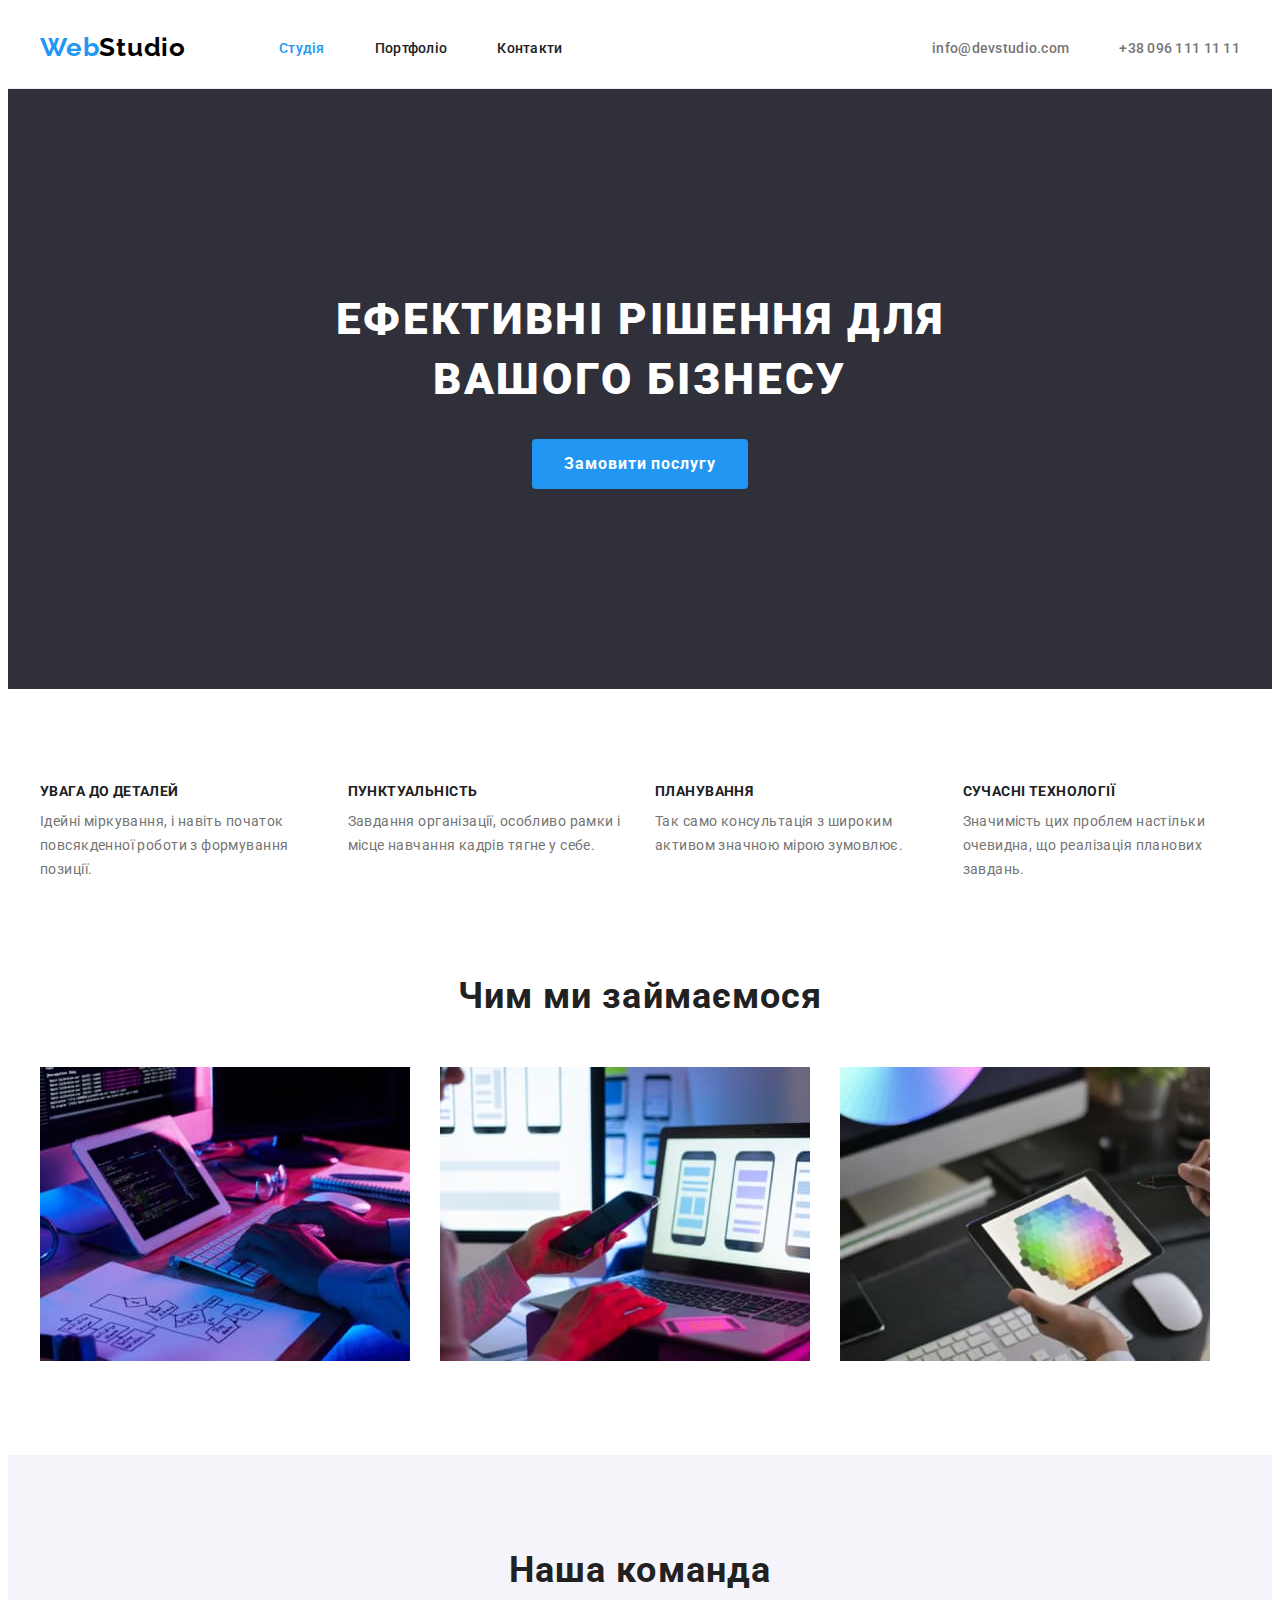
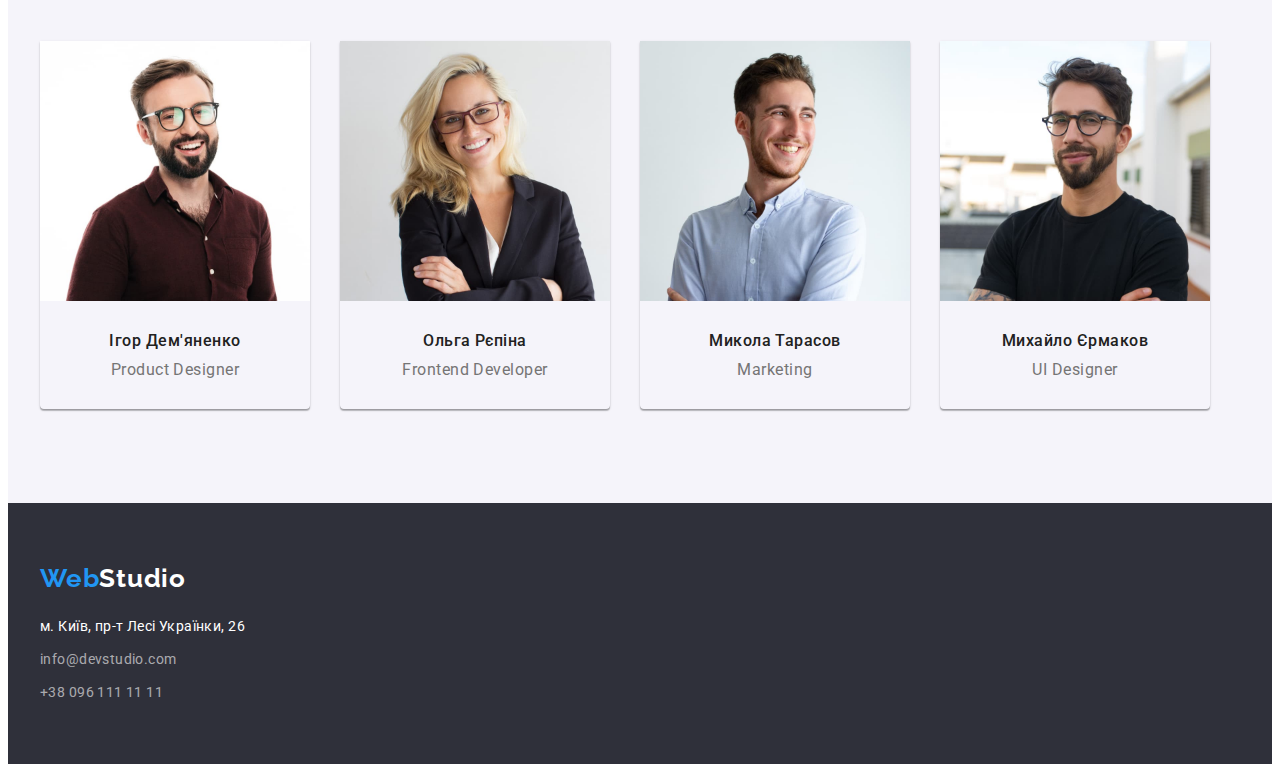
<file: index.html>
<!DOCTYPE html>
<html lang="uk">
  <head>
    <meta charset="UTF-8" />
    <meta http-equiv="X-UA-Compatible" content="IE=edge" />
    <meta name="viewport" content="width=device-width, initial-scale=1.0" />
    <!-- Шрифти -->
    <link rel="preconnect" href="https://fonts.googleapis.com" />
    <link rel="preconnect" href="https://fonts.gstatic.com" crossorigin />
    <link
      href="https://fonts.googleapis.com/css2?family=Raleway:wght@700&family=Roboto:wght@400;500;700;900&display=swap"
      rel="stylesheet"
    />
    <!-- Нормалізація вбудованих налаштувань браузера -->
    <link
      rel="stylesheet"
      href="https://cdnjs.cloudflare.com/ajax/libs/modern-normalize/1.1.0/modern-normalize.min.css"
      integrity="sha512-wpPYUAdjBVSE4KJnH1VR1HeZfpl1ub8YT/NKx4PuQ5NmX2tKuGu6U/JRp5y+Y8XG2tV+wKQpNHVUX03MfMFn9Q=="
      crossorigin="anonymous"
      referrerpolicy="no-referrer"
    />
    <!-- Стилі -->
    <link rel="stylesheet" href="./css/styles.css" />
    <title>Студія</title>
  </head>
  <body class="page">
    <!-- Верхня лінія -->
    <header class="header">
      <div class="container top-line">
        <nav class="nav">
          <a class="logo logo-top link" href="./index.html"
            ><span class="logo-blue">Web</span>Studio</a
          >
          <ul class="nav-list list">
            <li class="nav-list-item">
              <a class="nav-list-link link active" href="./index.html"
                >Студія</a
              >
            </li>
            <li class="nav-list-item">
              <a class="nav-list-link link" href="./portfolio.html"
                >Портфоліо</a
              >
            </li>
            <li class="nav-list-item">
              <a class="nav-list-link link" href="">Контакти</a>
            </li>
          </ul>
        </nav>
        <ul class="contacts-list list">
          <li class="contacts-list-item">
            <a class="contacts-list-link link" href="mailto:info@devstudio.com"
              >info@devstudio.com</a
            >
          </li>
          <li class="contacts-list-item tel">
            <a class="contacts-list-link link" href="tel:+380961111111"
              >+38 096 111 11 11</a
            >
          </li>
        </ul>
      </div>
    </header>
    <main>
      <!-- Шапка -->
      <section class="section-one">
        <div class="container">
          <h1 class="section-one-title">
            Ефективні рішення для вашого бізнесу
          </h1>
          <button class="section-one-btn" type="button">
            Замовити послугу
          </button>
        </div>
      </section>
      <!-- Особливості -->
      <section class="section">
        <div class="container">
          <h2 class="visually-hidden">Особливості</h2>
          <ul class="feature-list list">
            <li class="feature-item">
              <h3 class="feature-title">УВАГА ДО ДЕТАЛЕЙ</h3>
              <p class="feature-text">
                Ідейні міркування, і навіть початок повсякденної роботи з
                формування позиції.
              </p>
            </li>
            <li class="feature-item">
              <h3 class="feature-title">ПУНКТУАЛЬНІСТЬ</h3>
              <p class="feature-text">
                Завдання організації, особливо рамки і місце навчання кадрів
                тягне у себе.
              </p>
            </li>
            <li class="feature-item">
              <h3 class="feature-title">ПЛАНУВАННЯ</h3>
              <p class="feature-text">
                Так само консультація з широким активом значною мірою зумовлює.
              </p>
            </li>
            <li class="feature-item">
              <h3 class="feature-title">СУЧАСНІ ТЕХНОЛОГІЇ</h3>
              <p class="feature-text">
                Значимість цих проблем настільки очевидна, що реалізація
                планових завдань.
              </p>
            </li>
          </ul>
        </div>
      </section>
      <!-- Чим ми займаємося -->
      <section class=" section work">
        <div class="container">
          <h2 class="work-title">Чим ми займаємося</h2>
          <ul class="work-list list">
            <li class="work-item">
              <img
                class="img"
                src="images/box/box1.jpg"
                alt="на фото крупним планом зображений робочий стіл програміста-розробника"
                width="370"
              />
            </li>
            <li class="work-item">
              <img
                class="img"
                src="images/box/box2.jpg"
                alt="на фото крупним планом зображені долоні, що тримають смартфон на фоні ноутбука"
                width="370"
              />
            </li>
            <li class="work-item">
              <img
                class="img"
                src="images/box/box3.jpg"
                alt="на фото крупним планом долоні тримають планшет із зображенням палітри на екрані"
                width="370"
              />
            </li>
          </ul>
        </div>
      </section>
      <!-- Наша команда -->
      <section class=" section team">
        <div class="container">
          <h2 class="team-title">Наша команда</h2>
          <ul class="team-list list">
            <li class="team-item">
              <img
                class="img"
                src="images/team/img1.jpg"
                alt="фото1"
                width="270"
              />
              <div class="teammate-group">
                <h3 class="teammate-title">Ігор Дем'яненко</h3>
                <p class="teammate-txt">Product Designer</p>
              </div>
            </li>
            <li class="team-item">
              <img
                class="img"
                src="images/team/img2.jpg"
                alt="фото2"
                width="270"
              />
              <div class="teammate-group">
                <h3 class="teammate-title">Ольга Рєпіна</h3>
                <p class="teammate-txt">Frontend Developer</p>
              </div>
            </li>
            <li class="team-item">
              <img
                class="img"
                src="images/team/img3.jpg"
                alt="фото3"
                width="270"
              />
              <div class="teammate-group">
                <h3 class="teammate-title">Микола Тарасов</h3>
                <p class="teammate-txt">Marketing</p>
              </div>
            </li>
            <li class="team-item">
              <img
                class="img"
                src="images/team/img4.jpg"
                alt="фото4"
                width="270"
              />
              <div class="teammate-group">
                <h3 class="teammate-title">Михайло Єрмаков</h3>
                <p class="teammate-txt">UI Designer</p>
              </div>
            </li>
          </ul>
        </div>
      </section>
    </main>
    <!-- Підвал -->
    <footer class="footer">
      <div class="container">
        <a class="logo-footer logo link" href="./index.html">
          <span class="logo-blue">Web</span
          ><span class="logo-light">Studio</span>
        </a>
        <address class="address">
          <ul class="list">
            <li class="address-item">
              <a
                class="footer-link link"
                href="https://goo.gl/maps/6nsa5F7GKTP2XK6V9"
                target="_blank"
                rel="noopener noreferrer"
                >м. Київ, пр-т Лесі Українки, 26</a
              >
            </li>
            <li class="address-item">
              <a class="footer-contacts link" href="mailto:info@devstudio.com"
                >info@devstudio.com</a
              >
            </li>
            <li class="address-item">
              <a class="footer-contacts link" href="tel:+380961111111"
                >+38 096 111 11 11</a
              >
            </li>
          </ul>
        </address>
      </div>
    </footer>
  </body>
</html>
</file>
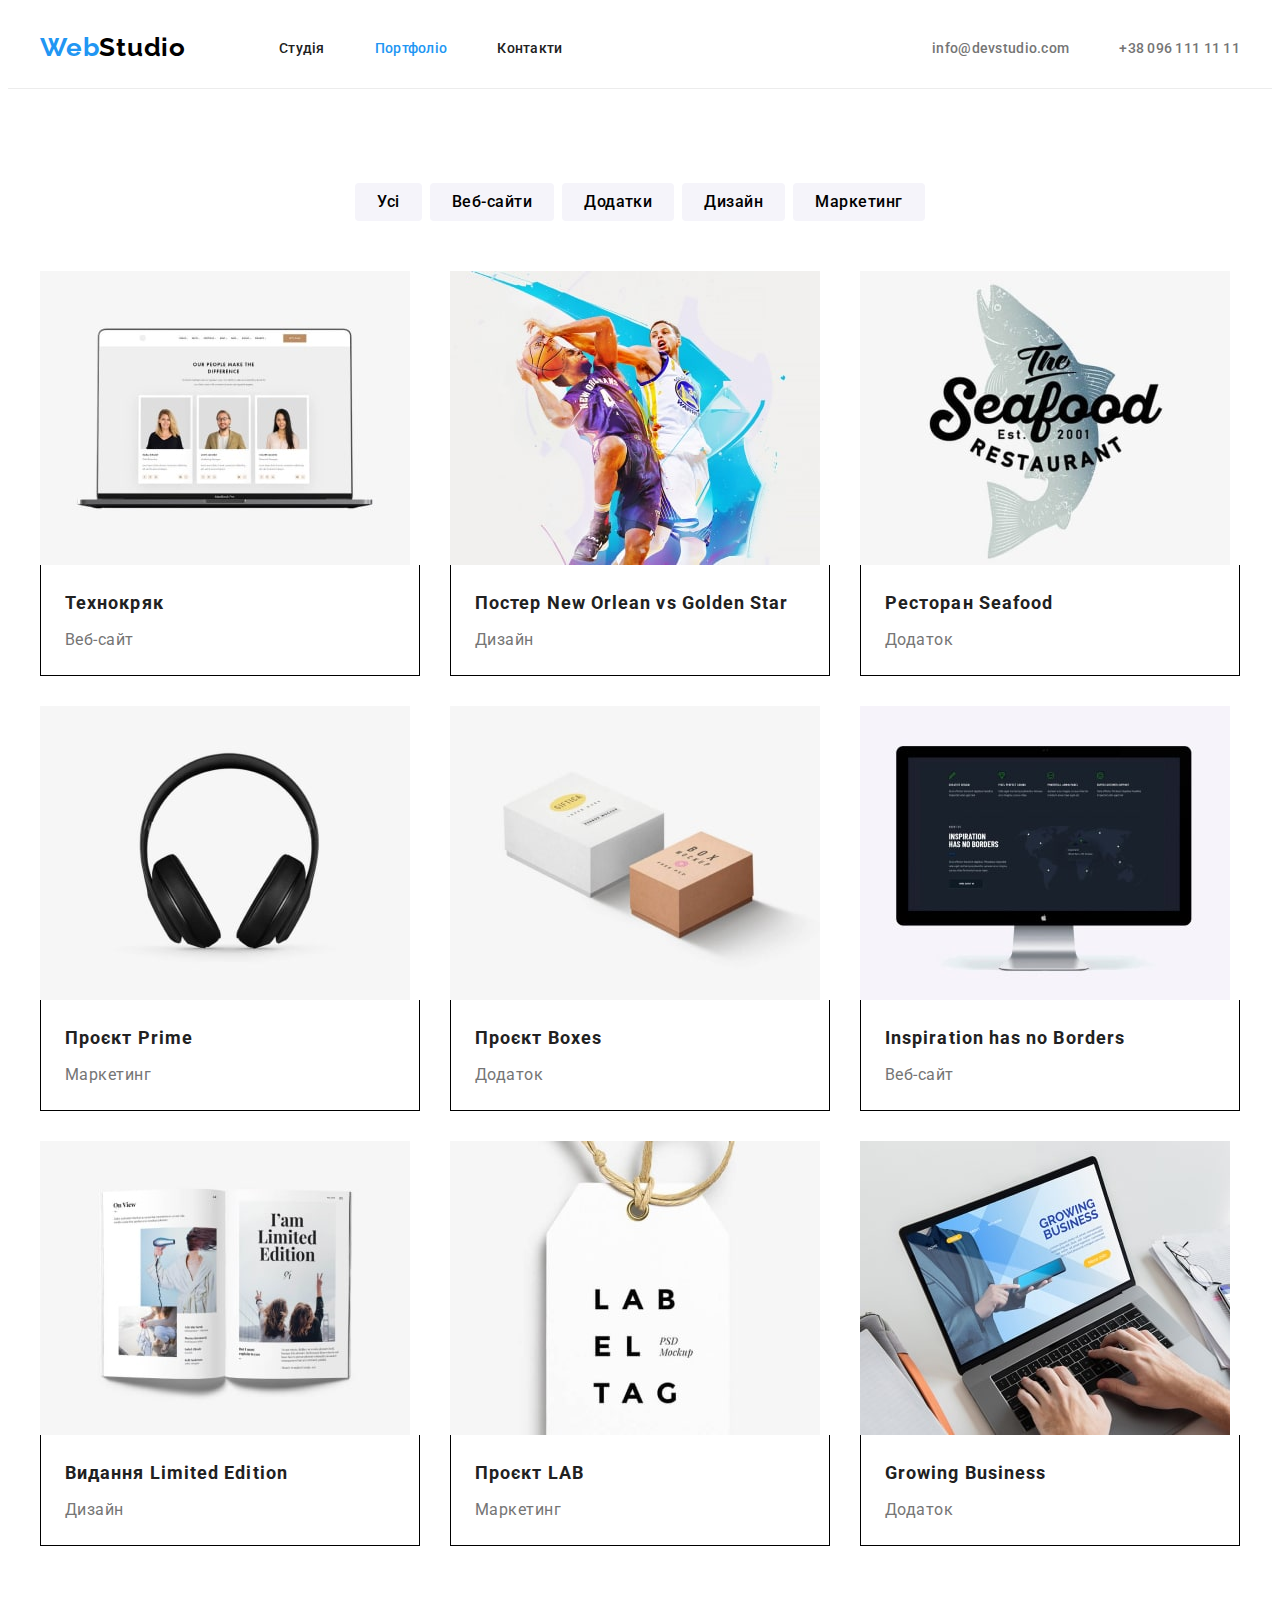
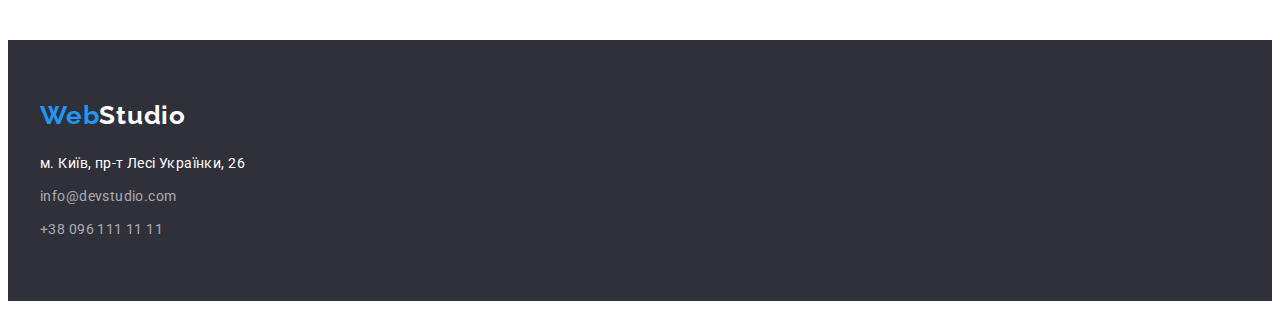
<file: portfolio.html>
<!DOCTYPE html>
<html lang="uk">
  <head>
    <meta charset="UTF-8" />
    <meta http-equiv="X-UA-Compatible" content="IE=edge" />
    <meta name="viewport" content="width=device-width, initial-scale=1.0" />
    <!-- Шрифти -->
    <link rel="preconnect" href="https://fonts.googleapis.com" />
    <link rel="preconnect" href="https://fonts.gstatic.com" crossorigin />
    <link
      href="https://fonts.googleapis.com/css2?family=Raleway:wght@700&family=Roboto:wght@400;500;700;900&display=swap"
      rel="stylesheet"
    />
    <!-- Нормалізація вбудованих налаштувань браузера -->
    <link
      rel="stylesheet"
      href="https://cdnjs.cloudflare.com/ajax/libs/modern-normalize/1.1.0/modern-normalize.min.css"
      integrity="sha512-wpPYUAdjBVSE4KJnH1VR1HeZfpl1ub8YT/NKx4PuQ5NmX2tKuGu6U/JRp5y+Y8XG2tV+wKQpNHVUX03MfMFn9Q=="
      crossorigin="anonymous"
      referrerpolicy="no-referrer"
    />
    <!-- Стилі -->
    <link rel="stylesheet" href="./css/styles.css" />
    <title>Портфоліо</title>
  </head>
  <body class="page">
    <!-- Верхня лінія -->
    <header class="header">
      <div class="container top-line">
        <nav class="nav">
          <a class="logo-top logo link" href="./index.html"
            ><span class="logo-blue">Web</span>Studio</a
          >
          <ul class="nav-list list">
            <li class="nav-list-item">
              <a class="nav-list-link link" href="./index.html">Студія</a>
            </li>
            <li class="nav-list-item">
              <a class="nav-list-link link active" href="./portfolio.html"
                >Портфоліо</a
              >
            </li>
            <li class="nav-list-item">
              <a class="nav-list-link link" href="">Контакти</a>
            </li>
          </ul>
        </nav>
        <ul class="contacts-list list">
          <li class="contacts-list-item">
            <a class="contacts-list-link link" href="mailto:info@devstudio.com"
              >info@devstudio.com</a
            >
          </li>
          <li class="contacts-list-item tel">
            <a class="contacts-list-link link" href="tel:+380961111111"
              >+38 096 111 11 11</a
            >
          </li>
        </ul>
      </div>
    </header>
    <!-- Портфоліо -->
    <main>
      <section class="section">
        <div class="container">
          <h1 class="visually-hidden">Перелік проектів</h1>
          <ul class="filter-list list">
            <li class="filter-item">
              <button class="filter-btn" type="button">Усі</button>
            </li>
            <li class="filter-item">
              <button class="filter-btn" type="button">Веб-сайти</button>
            </li>
            <li class="filter-item">
              <button class="filter-btn" type="button">Додатки</button>
            </li>
            <li class="filter-item">
              <button class="filter-btn" type="button">Дизайн</button>
            </li>
            <li class="filter-item">
              <button class="filter-btn" type="button">Маркетинг</button>
            </li>
          </ul>
          <ul class="project-list list">
            <li class="project-item">
              <a class="link" href="">
                <img
                  class="img"
                  src="images/projects/img5.jpg"
                  alt="Відкритий ноутбук"
                  width="370"
                />
                <div class="proj-gr">
                  <h2 class="project-title">Технокряк</h2>
                  <p class="project-txt">Веб-сайт</p>
                </div>
              </a>
            </li>
            <li class="project-item">
              <a class="link" href="">
                <img
                  class="img"
                  src="images/projects/img6.jpg"
                  alt="Баскетболісти в стрибку"
                  width="370"
                />
                <div class="proj-gr">
                  <h2 class="project-title">
                    Постер New Orlean vs Golden Star
                  </h2>
                  <p class="project-txt">Дизайн</p>
                </div>
              </a>
            </li>
            <li class="project-item">
              <a class="link" href="">
                <img
                  class="img"
                  src="images/projects/img7.jpg"
                  alt="Постер з назвою ресторану на фоні силуету риби"
                  width="370"
                />
                <div class="proj-gr">
                  <h2 class="project-title">Ресторан Seafood</h2>
                  <p class="project-txt">Додаток</p>
                </div>
              </a>
            </li>
            <li class="project-item">
              <a class="link" href="">
                <img
                  class="img"
                  src="images/projects/img8.jpg"
                  alt="Накладні чорні навушники"
                  width="370"
                />
                <div class="proj-gr">
                  <h2 class="project-title">Проєкт Prime</h2>
                  <p class="project-txt">Маркетинг</p>
                </div>
              </a>
            </li>
            <li class="project-item">
              <a class="link" href="">
                <img
                  class="img"
                  src="images/projects/img9.jpg"
                  alt=" Дві картонні коробки, білого та коричневого кольорів"
                  width="370"
                />
                <div class="proj-gr">
                  <h2 class="project-title">Проєкт Boxes</h2>
                  <p class="project-txt">Додаток</p>
                </div>
              </a>
            </li>
            <li class="project-item">
              <a class="link" href="">
                <img
                  class="img"
                  src="images/projects/img10.jpg"
                  alt="Екран фірми IMac"
                  width="370"
                />
                <div class="proj-gr">
                  <h2 class="project-title">Inspiration has no Borders</h2>
                  <p class="project-txt">Веб-сайт</p>
                </div>
              </a>
            </li>
            <li class="project-item">
              <a class="link" href="">
                <img
                  class="img"
                  src="images/projects/img11.jpg"
                  alt="Розгорнутий журнал"
                  width="370"
                />
                <div class="proj-gr">
                  <h2 class="project-title">Видання Limited Edition</h2>
                  <p class="project-txt">Дизайн</p>
                </div>
              </a>
            </li>
            <li class="project-item">
              <a class="link" href="">
                <img
                  class="img"
                  src="images/projects/img12.jpg"
                  alt="Білий ярличок"
                  width="370"
                />
                <div class="proj-gr">
                  <h2 class="project-title">Проєкт LAB</h2>
                  <p class="project-txt">Маркетинг</p>
                </div>
              </a>
            </li>
            <li class="project-item">
              <a class="link" href="">
                <img
                  class="img"
                  src="images/projects/img13.jpg"
                  alt="Долоні на клавіатурі ноутбука"
                  width="370"
                />
                <div class="proj-gr">
                  <h2 class="project-title">Growing Business</h2>
                  <p class="project-txt">Додаток</p>
                </div>
              </a>
            </li>
          </ul>
        </div>
      </section>
    </main>
    <!-- Підвал -->
    <footer class="footer">
      <div class="container">
        <a class="logo-footer logo link" href="./index.html">
          <span class="logo-blue">Web</span
          ><span class="logo-light">Studio</span>
        </a>
        <address class="address">
          <ul class="list">
            <li class="address-item">
              <a
                class="footer-link link"
                href="https://goo.gl/maps/6nsa5F7GKTP2XK6V9"
                target="_blank"
                rel="noopener noreferrer"
                >м. Київ, пр-т Лесі Українки, 26</a
              >
            </li>
            <li class="address-item">
              <a class="footer-contacts link" href="mailto:info@devstudio.com"
                >info@devstudio.com</a
              >
            </li>
            <li class="address-item">
              <a class="footer-contacts link" href="tel:+380961111111"
                >+38 096 111 11 11</a
              >
            </li>
          </ul>
        </address>
      </div>
    </footer>
  </body>
</html>
</file>
<file: css/styles.css>
:root {
  /* Шрифти */
  --main-font: "Roboto", sans-serif;
  --secondary-font: "Raleway", sans-serif;

  /* Кольори тексту */
  --main-txt-cl: #212121;
  --secondary-txt-cl: #757575;
  --light-txt-cl: #ffffff;
  --light-txt-cl-60: rgba(255, 255, 255, 0.6);
  --accent-txt-cl: #2196f3;

  /* Кольори фону */
  --main-bg-cl: #ffffff;
  --light-bg-cl: #f5f4fa;
  --dark-bg-cl: #2f303a;
  --accent-bg-cl: #2196f3;
  --accent-bg-hover-cl: #188ce8;

  /* Додаткові кольори */
  --additional-cl: #000000;
  --top-border-line-cl: #ececec;

  /* Тіні */
  --box-shadow-tm: 0px 1px 3px rgba(0, 0, 0, 0.12),
    0px 1px 1px rgba(0, 0, 0, 0.14), 0px 2px 1px rgba(0, 0, 0, 0.2);
  --box-shadow-btn: 0px 3px 1px rgba(0, 0, 0, 0.1),
    0px 1px 2px rgba(0, 0, 0, 0.08), 0px 2px 2px rgba(0, 0, 0, 0.12);
  --box-shadow-btn-hover: 0px 4px 4px rgba(0, 0, 0, 0.15);
}

/* Видалення зайвих вбудованих налаштувань*/
.link {
  text-decoration: none;
  color: currentColor;
}
.list {
  list-style: none;
}
h1,
h2,
h3,
h4,
h5,
h6,
p,
ul {
  margin: 0;
  padding: 0;
}
.visually-hidden {
  position: absolute;
  width: 1px;
  height: 1px;
  margin: -1px;
  border: 0;
  padding: 0;
  white-space: nowrap;
  clip-path: inset(100%);
  clip: rect(0 0 0 0);
  overflow: hidden;
}

/**
  |============================
  | ЗАГАЛЬНІ НАЛАШТУВАННЯ СТОРІНКИ
  |============================
*/
.page {
  font-family: var(--main-font);
  font-size: 14px;
  line-height: calc(24 / 14);
  letter-spacing: 0.03em;
  color: var(--main-txt-cl);
  background-color: var(--main-bg-cl);
}

/**
     |============================
     | КОНТЕЙНЕР
     |============================
   */
.container {
  width: 1200px;
  padding-left: 15px;
  padding-right: 15px;
  margin: 0 auto;
}

/**
  |============================
  | ВЕРХНЯ ЛІНІЯ
  |============================
*/
.header {
  border-bottom: 1px solid var(--top-border-line-cl);
}

.top-line {
  display: flex;
  align-items: center;
}

.nav {
  display: flex;
  align-items: center;
}

.logo {
  font-family: var(--secondary-font);
  font-weight: 700;
  font-size: 26px;
  line-height: calc(31 / 26);
  letter-spacing: 0.03em;
  color: var(--additional-cl);

  display: block;
}
.logo-top {
  padding-top: 24px;
  padding-bottom: 25px;
}
.logo-footer {
  margin-bottom: 20px;
}
.logo-blue {
  color: var(--accent-txt-cl);
}
.logo-light {
  color: var(--light-txt-cl);
}

.nav-list,
.contacts-list {
  font-weight: 500;
  line-height: calc(16 / 14);
  letter-spacing: 0.02em;

  display: flex;
}
.nav-list {
  margin-left: 93px;
}
.contacts-list {
  color: var(--secondary-txt-cl);
  margin-left: auto;
}
.nav-list-item:not(:last-child),
.contacts-list-item:not(:last-child) {
  margin-right: 50px;
}

.nav-list-link:hover,
.nav-list-link:focus,
.contacts-list-link:hover,
.contacts-list-link:focus {
  color: var(--accent-txt-cl);
}
.nav-list-link.active {
  color: var(--accent-txt-cl);
}
.nav-list-link,
.contacts-list-link {
  display: block;
  padding-top: 32px;
  padding-bottom: 32px;
}

/**
  |============================
  | ШАПКА
  |============================
*/
.section-one {
  background-color: var(--dark-bg-cl);
  text-align: center;
  padding-bottom: 200px;
  padding-top: 200px;
  margin: 0;
}

/* Заголовок */
.section-one-title {
  font-weight: 900;
  font-size: 44px;
  line-height: calc(60 / 44);
  text-align: center;
  letter-spacing: 0.06em;
  text-transform: uppercase;
  color: var(--light-txt-cl);

  margin-left: auto;
  margin-right: auto;
  width: 696px;
}

/* Кнопка */
.section-one-btn {
  font-family: inherit;
  font-weight: 700;
  font-size: 16px;
  line-height: calc(30 / 16);
  letter-spacing: 0.06em;
  border: none;
  cursor: pointer;
  color: var(--light-txt-cl);
  background-color: var(--accent-bg-cl);

  border-radius: 4px;
  padding: 10px 32px;
  margin-top: 30px;
  min-width: 216px;
}
.section-one-btn:hover,
.section-one-btn:focus {
  background-color: var(--accent-bg-hover-cl);
  box-shadow: var(--box-shadow-btn-hover);
}

/**
  |============================
  | ОСОБЛИВОСТІ
  |============================
*/
.section{
  padding-top: 94px;
  padding-bottom: 94px;
}
.feature-list {
  display: flex;
}
.feature-item {
  flex-basis: calc(100% / 4);
}
.feature-item:not(:last-child) {
  margin-right: 30px;
}
.feature-title {
  font-size: inherit;
  line-height: calc(16 / 14);
  text-transform: uppercase;
}
.feature-text {
  margin-top: 10px;
  color: var(--secondary-txt-cl);
}

/**
  |============================
  | ЧИМ МИ ЗАЙМАЄМОСЯ
  |============================
*/
.work{
  padding-top: 0;
}
.work-title {
  font-size: 36px;
  line-height: calc(42 / 36);
  letter-spacing: 0.03em;

  text-align: center;
  margin-bottom: 50px;
}
.work-list {
  display: flex;
}
.work-item:not(:last-child) {
  margin-right: 30px;
}
.img {
  display: block;
  max-width: 100%;
  height: auto;
}

/**
  |============================
  | НАША КОМАНДА
  |============================
*/

.team {
  background-color: var(--light-bg-cl);
  
}
.team-title {
  font-size: 36px;
  line-height: calc(42 / 36);
  letter-spacing: 0.03em;

  text-align: center;
  margin-bottom: 50px;
}

.team-list {
  display: flex;
  text-align: center;
}
.team-item:not(:last-child) {
  margin-right: 30px;
}
.team-item {
  box-shadow: var(--box-shadow-tm);
  border-radius: 0px 0px 4px 4px;
}
.teammate-group {
  padding-top: 30px;
  padding-bottom: 30px;
}
.teammate-title {
  font-weight: 500;
  font-size: 16px;
  line-height: calc(19 / 16);
  letter-spacing: 0.03em;

  margin-bottom: 10px;
}
.teammate-txt {
  font-size: 16px;
  line-height: calc(19 / 16);
  letter-spacing: 0.03em;
  color: var(--secondary-txt-cl);
}

/**
  |============================
  | ПІДВАЛ
  |============================
*/
.footer {
  color: var(--light-txt-cl);
  background-color: var(--dark-bg-cl);
  padding-top: 60px;
  padding-bottom: 60px;
}
.address {
  font-style: normal;
}
.address-item:not(:last-child) {
  margin-bottom: 9px;
}
.footer-contacts {
  color: var(--light-txt-cl-60);
}

.footer-contacts:hover,
.footer-contacts:focus,
.footer-link:hover,
.footer-link:focus {
  color: var(--accent-txt-cl);
}

/**
  |============================
  | ПОРТФОЛІО
  |============================
*/

.filter-list {
  display: flex;
  margin-bottom: 50px;
   justify-content: center;
}
.filter-btn {
  font-family: inherit;
  font-weight: 500;
  font-size: 16px;
  line-height: calc(26 / 16);
  letter-spacing: 0.03em;
  cursor: pointer;
  border: none;
  background-color: var(--light-bg-cl);

  border-radius: 4px;
  padding: 6px 22px;
}
.filter-item:not(:last-child) {
  margin-right: 8px;
}
.filter-btn:hover,
.filter-btn:focus {
  color: var(--light-txt-cl);
  background-color: var(--accent-bg-cl);
  box-shadow: var(--box-shadow-btn);
}

/**
  |============================
  | ПРОЕКТИ-ПОРТФОЛІО
  |============================
*/

.project-list {
  display: flex;
  flex-wrap: wrap;
  margin-top: -30px;
  margin-left: -30px;
}
.project-item {
  margin-top: 30px;
  margin-left: 30px;
  flex-basis: calc(100% / 3 - 30px);
}

.project-title {
  font-size: 18px;
  line-height: calc(36 / 18);
  letter-spacing: 0.06em;
  margin-bottom: 4px;
}
.project-txt {
  font-size: 16px;
  line-height: calc(30 / 16);
  letter-spacing: 0.03em;
  color: var(--secondary-txt-cl);
}
.proj-gr {
  padding: 20px 24px;
  border-bottom: 1px solid var(--additional-cl);
  border-left: 1px solid var(--additional-cl);
  border-right: 1px solid var(--additional-cl);
}
</file>
